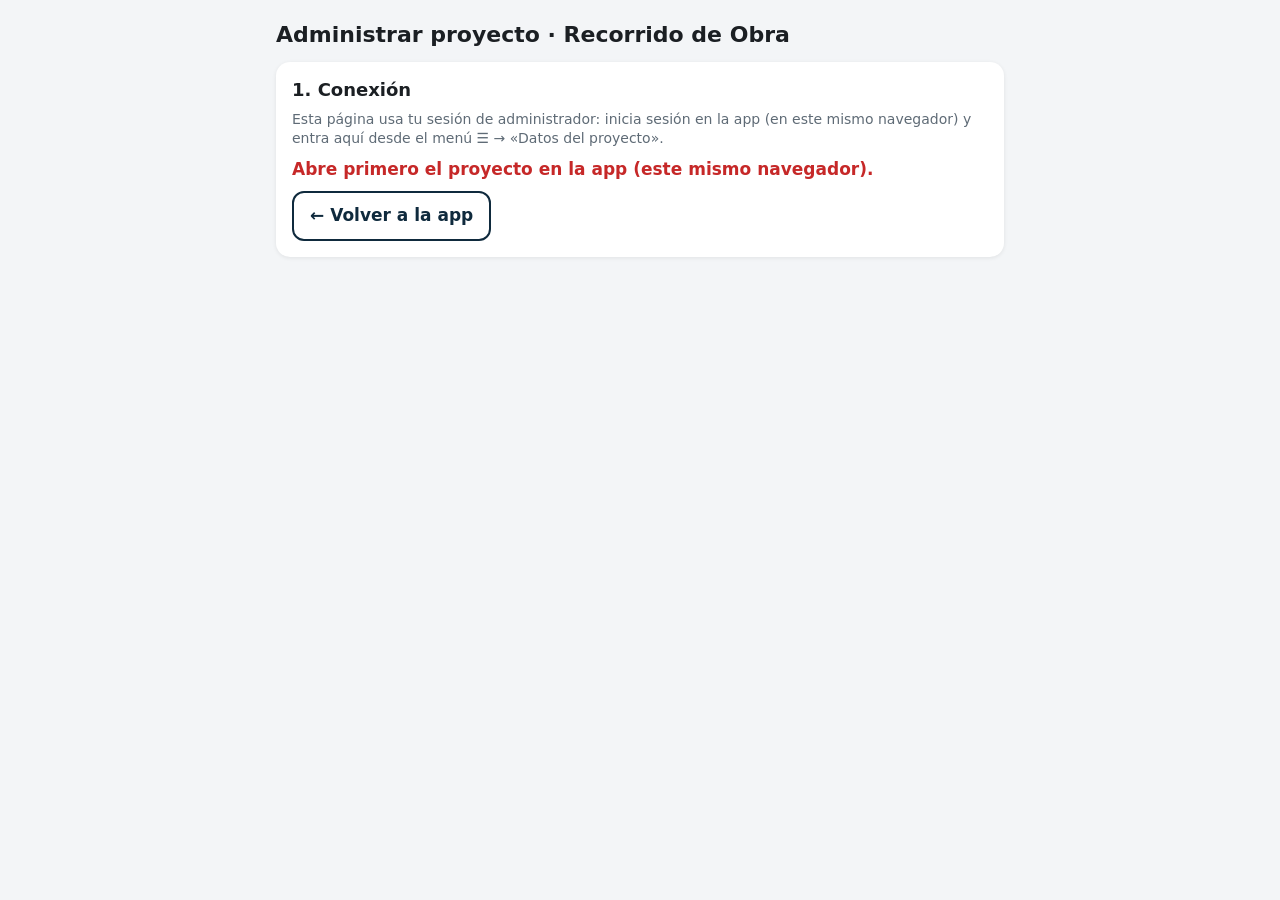
<file: admin.html>
<!doctype html>
<html lang="es">
<head>
<meta charset="utf-8">
<meta name="viewport" content="width=device-width, initial-scale=1">
<meta name="robots" content="noindex">
<title>Administrar Proyecto</title>
<link rel="icon" href="icons/icono-192.png">
<link rel="stylesheet" href="css/app.css">
<style>
  body { overflow: auto; display: block; background: #f3f5f7; }
  .pag { max-width: 760px; margin: 0 auto; padding: 16px; }
  .tarjeta { background: #fff; border-radius: 14px; padding: 16px; margin-bottom: 14px; box-shadow: 0 1px 4px rgba(0,0,0,.08); }
  h1 { font-size: 22px; margin: 4px 0 12px; }
  h2 { font-size: 18px; margin: 0 0 8px; }
  table { width: 100%; border-collapse: collapse; font-size: 14px; }
  td, th { text-align: left; padding: 6px; border-bottom: 1px solid var(--borde); }
  tr.sel td { background: #e3f0fb; }
  .res { margin-top: 10px; font-weight: 600; }
  .res.mal { color: var(--mal); }
  .res.ok { color: var(--ok); }
</style>
</head>
<body>
<div class="pag">
  <h1>Administrar proyecto · Recorrido de Obra</h1>

  <div class="tarjeta">
    <h2>1. Conexión</h2>
    <p class="ayuda">Esta página usa tu sesión de administrador: inicia sesión en la app (en este mismo navegador) y entra aquí desde el menú ☰ → «Datos del proyecto».</p>
    <div id="r-con" class="res">Comprobando tu sesión…</div>
    <a class="btn" href="./" style="display:inline-flex;align-items:center;margin-top:10px;text-decoration:none">← Volver a la app</a>
  </div>

  <div class="tarjeta">
    <h2>2. Eje de la vía</h2>
    <p class="ayuda">Sube el eje en <b>DXF</b> (una polilínea; en AutoCAD/Civil 3D: guardar como DXF) o en <b>CSV</b> con columnas E, N (y PROG si la tienes). Reemplaza el eje actual; la hoja guarda una copia del anterior.</p>
    <input id="f-eje" type="file" accept=".dxf,.csv,.txt">
    <div id="eje-lista"></div>
    <div id="eje-op" class="oculto">
      <label class="campo" for="eje-ini">Progresiva del inicio de la polilínea</label>
      <input id="eje-ini" type="text" value="0+000">
      <label style="display:block;margin-top:8px"><input type="checkbox" id="eje-inv"> Invertir sentido (la polilínea está dibujada desde el final)</label>
      <div id="eje-res" class="caja" style="margin-top:10px"></div>
      <button class="btn primario" id="eje-subir" style="margin-top:10px">Subir eje (reemplaza el actual)</button>
    </div>
    <div id="r-eje" class="res"></div>
  </div>

  <div class="tarjeta">
    <h2>3. Elementos, puntos, sección típica y partidas</h2>
    <p class="ayuda">Lo habitual es editar la hoja <b>ELEMENTOS</b> directamente en Google Sheets: cambia una progresiva o agrega una fila, y la app del equipo se actualiza sola. Usa esta carga solo para reemplazar la tabla completa desde un CSV.</p>
    <p class="ayuda">Columnas de ELEMENTOS: CODIGO, TIPO, PROG_INI, PROG_FIN, LADO (LI/LD), DESCRIPCION, ESTADO, OBS. Columnas de BM: CODIGO, E, N, PROG, DIST_EJE.</p>
    <p class="ayuda">PUNTOS (red de control): CODIGO, CODIGO_ANTERIOR, TIPO (GEODESICO/BM/PC/OTRO), ORDEN, E, N, COTA, ESTADO (VIGENTE/OBSERVADO/REEMPLAZADO/ANULADO), FUENTE, FECHA, OBS.
      Cuando llegue la red nueva del contratista, pon su código en CODIGO y el antiguo en CODIGO_ANTERIOR.</p>
    <p class="ayuda">SECCION_TIPICA: NOMBRE, PROG_INI, PROG_FIN, CARRIL_M, BERMA_M, BOMBEO_PCT, CUNETA_ANCHO_M, CUNETA_PROF_M, CAPAS («TS capa 2:1.0; Base:20; …», en cm, de arriba hacia abajo), TALUD_CORTE, TALUD_RELLENO, FUENTE, OBS.</p>
    <div class="fila">
      <label class="btn crece" style="display:flex;align-items:center;justify-content:center">CSV de ELEMENTOS<input id="f-elem" type="file" accept=".csv" hidden></label>
      <label class="btn crece" style="display:flex;align-items:center;justify-content:center">CSV de PUNTOS<input id="f-pts" type="file" accept=".csv" hidden></label>
    </div>
    <div class="fila" style="margin-top:8px">
      <label class="btn crece" style="display:flex;align-items:center;justify-content:center">CSV de SECCIÓN TÍPICA<input id="f-sec" type="file" accept=".csv" hidden></label>
      <label class="btn crece" style="display:flex;align-items:center;justify-content:center">CSV de BM (antiguo)<input id="f-bm" type="file" accept=".csv" hidden></label>
    </div>
    <p class="ayuda" style="margin-top:12px"><b>PARTIDAS</b> (presupuesto del contrato, para los metrados ejecutados): ITEM, DESCRIPCION, UND, METRADO_CONTRATO, PU, NIVEL (TITULO/PARTIDA), HERRAMIENTA, CRITERIO, CALCULO, OBS.
      Se prepara con <b>01_scripts\armar_partidas.py</b>. El precio unitario queda solo en la hoja: la app del equipo no lo recibe. Reemplazar las partidas no borra los metrados registrados.</p>
    <label class="btn" style="display:flex;align-items:center;justify-content:center">CSV de PARTIDAS<input id="f-part" type="file" accept=".csv" hidden></label>
    <div id="r-tab" class="res"></div>
  </div>

  <div class="tarjeta">
    <h2>4. Logo para las fotos</h2>
    <p class="ayuda">Se imprime arriba a la izquierda en las fotos de todo el equipo. Es propio de este proyecto: en otra obra o empresa se carga otro. Mejor en <b>PNG con fondo transparente</b>.</p>
    <div class="fila" style="align-items:flex-start">
      <div id="logo-actual" class="caja" style="min-width:140px;min-height:90px;display:flex;align-items:center;justify-content:center"><span class="ayuda">Sin logo</span></div>
      <div class="crece">
        <label class="btn" style="display:flex;align-items:center;justify-content:center">Elegir imagen del logo<input id="f-logo" type="file" accept="image/png,image/jpeg,image/webp" hidden></label>
        <button class="btn peligro" id="logo-quitar" style="width:100%;margin-top:8px">Quitar logo</button>
      </div>
    </div>
    <div id="r-logo" class="res"></div>
  </div>

  <div class="tarjeta">
    <h2>5. Láminas de planos</h2>
    <p class="ayuda">Planos del expediente en SVG (se preparan desde el PDF con <b>01_scripts\laminas_svg.py</b>). Se ven en la ficha de cada progresiva, con zoom, igual que en el plano. Se guardan en una carpeta privada de Drive y solo las ve el equipo autorizado. Puedes elegir varias a la vez; si la clave ya existe, se reemplaza.</p>
    <p class="ayuda">En la hoja <b>LAMINAS</b> puedes limitar una lámina a un tramo con PROG_INI y PROG_FIN en metros (vacíos = toda la obra).</p>
    <div id="lam-lista"></div>
    <label class="btn" style="display:flex;align-items:center;justify-content:center;margin-top:8px">Elegir láminas (.svg)<input id="f-lam" type="file" accept=".svg,image/svg+xml" multiple hidden></label>
    <div id="r-lam" class="res"></div>
  </div>

  <div class="tarjeta">
    <h2>6. Secciones transversales</h2>
    <p class="ayuda">Paquetes de secciones por tramo (archivos .json preparados con <b>01_scripts\secciones_extraer.py</b>). Cada paquete trae su fuente: expediente, línea base o replanteo del contratista, o control de la supervisión. En la ficha se ve la sección de cada progresiva y, si hay dos fuentes en el mismo tramo, se comparan sus terrenos. Se guardan en la carpeta privada de Drive. Puedes elegir varios a la vez; si la clave ya existe, se reemplaza.</p>
    <div id="sec-lista"></div>
    <label class="btn" style="display:flex;align-items:center;justify-content:center;margin-top:8px">Elegir paquetes de secciones (.json)<input id="f-sec-tr" type="file" accept=".json,application/json" multiple hidden></label>
    <div id="r-sec-tr" class="res"></div>
  </div>

  <div class="tarjeta">
    <h2>7. Datos del contrato (valorizaciones)</h2>
    <p class="ayuda">Con estos datos y los precios unitarios de la hoja PARTIDAS la app calcula las valorizaciones. Solo los ven Acceso total y el administrador. Los porcentajes van en % (13.30, no 0.133).</p>
    <div class="fila" style="align-items:flex-end">
      <div class="crece"><label class="campo" for="c-monto">Monto del contrato con IGV (S/)</label><input id="c-monto" type="text" inputmode="decimal"></div>
      <div class="crece"><label class="campo" for="c-igv">IGV (%)</label><input id="c-igv" type="text" inputmode="decimal"></div>
    </div>
    <div class="fila" style="align-items:flex-end">
      <div class="crece"><label class="campo" for="c-gg">Gastos generales (% del costo directo)</label><input id="c-gg" type="text" inputmode="decimal"></div>
      <div class="crece"><label class="campo" for="c-ut">Utilidad (% del costo directo)</label><input id="c-ut" type="text" inputmode="decimal"></div>
    </div>
    <div class="fila" style="align-items:flex-end">
      <div class="crece"><label class="campo" for="c-ad">Adelanto directo entregado, con IGV (S/)</label><input id="c-ad" type="text" inputmode="decimal"></div>
      <div class="crece"><label class="campo" for="c-am">Adelantos para materiales entregados, con IGV (S/)</label><input id="c-am" type="text" inputmode="decimal"></div>
    </div>
    <div class="fila" style="align-items:flex-end">
      <div class="crece"><label class="campo" for="c-ret">Retención de garantía de fiel cumplimiento (% de cada pago)</label><input id="c-ret" type="text" inputmode="decimal"></div>
      <div class="crece"><label class="campo" for="c-ini">Inicio del plazo</label><input id="c-ini" type="date"></div>
      <div class="crece"><label class="campo" for="c-plazo">Plazo (días calendario)</label><input id="c-plazo" type="text" inputmode="numeric"></div>
    </div>
    <p class="ayuda">Si la Entidad entrega otro adelanto, actualiza el monto entregado (el acumulado): la amortización de las siguientes valorizaciones se ajusta sola.</p>
    <button class="btn primario" id="c-guardar" style="margin-top:10px">Guardar datos del contrato</button>
    <div id="r-con-c" class="res"></div>
  </div>

  <div class="tarjeta">
    <h2>8. Respaldo</h2>
    <p class="ayuda">Descarga el proyecto como archivo .json. La app puede abrirlo sin conexión a la hoja (por ejemplo, para otra persona o como respaldo).</p>
    <button class="btn" id="respaldo">Descargar archivo del proyecto</button>
    <div id="r-resp" class="res"></div>
  </div>
</div>

<script type="module">
import { leerPolilineas, conProgresiva, leerCSV } from './js/dxf.js';
import { api } from './js/api.js';
import { kv } from './js/store.js';
import { parseProg, fmtProg } from './js/geo.js';

const $ = (s) => document.querySelector(s);
const res = (id, txt, ok) => { const e = $(id); e.textContent = txt; e.className = 'res ' + (ok ? 'ok' : 'mal'); };

// Proyecto y sesión: los mismos de la app (mismo navegador). Solo el administrador puede seguir.
let srv = null;
const post = (datos) => { const { a, ...resto } = datos; return srv.llamar(a, resto); };
const get = (a) => srv.llamar(a);

(async () => {
  const proyectos = (await kv.get('proyectos')) || [], act = await kv.get('actual');
  const p = proyectos.find((x) => x.id === act && x.url);
  const ses = p && await kv.get('sesion:' + p.id);
  document.querySelectorAll('.tarjeta').forEach((t, i) => { if (i) t.style.display = 'none'; });
  if (!p) return res('#r-con', 'Abre primero el proyecto en la app (este mismo navegador).');
  if (!ses?.token) return res('#r-con', `Inicia sesión en la app para el proyecto «${p.nombre}» y vuelve a esta página.`);
  if (ses.rol !== 'admin') return res('#r-con', 'Tu cuenta no es la del administrador del proyecto.');
  srv = api(p, ses);
  try {
    const yo = await srv.yo();
    if (yo.rol !== 'admin') return res('#r-con', 'Tu cuenta no es la del administrador del proyecto.');
    const d = await get('proyecto');
    res('#r-con', `Conectado a «${d.config.NOMBRE}» como ${yo.correo}: eje de ${d.eje.length} vértices, ${d.elementos.length} elementos, ${d.bm.length} BM, ${(d.partidas || []).filter((x) => x.nivel !== 'TITULO').length} partidas.`, true);
    verLogo(d.logo);
    verLaminas(d.laminas || []);
    verSecciones(d.secciones || []);
    verContrato(d.contrato || {});
    document.querySelectorAll('.tarjeta').forEach((t) => { t.style.display = ''; });
  } catch (e) { res('#r-con', 'No se pudo conectar: ' + e.message + (e.codigo === 'SESION' ? ' (vuelve a iniciar sesión en la app)' : '')); }
})();

let polis = [], elegida = null, ejeFinal = null;
function calcular() {
  if (!elegida) return;
  const ini = parseProg($('#eje-ini').value) ?? 0;
  ejeFinal = conProgresiva(elegida.puntos, ini, $('#eje-inv').checked);
  const a = ejeFinal[0], b = ejeFinal[ejeFinal.length - 1];
  $('#eje-res').innerHTML = `Capa <b>${elegida.capa}</b> · ${ejeFinal.length} puntos<br>
    Inicio ${fmtProg(a[2], 2)} en E ${a[0].toFixed(1)}, N ${a[1].toFixed(1)}<br>
    Final <b>${fmtProg(b[2], 2)}</b> en E ${b[0].toFixed(1)}, N ${b[1].toFixed(1)}<br>Longitud ${(b[2] - a[2]).toFixed(2)} m`;
}
$('#f-eje').onchange = async (e) => {
  const f = e.target.files[0]; if (!f) return;
  const txt = await f.text();
  $('#eje-lista').innerHTML = ''; elegida = null; $('#eje-op').classList.add('oculto');
  if (/\.dxf$/i.test(f.name)) {
    polis = leerPolilineas(txt).filter((p) => p.largo > 50).slice(0, 25);
    if (!polis.length) return res('#r-eje', 'No encontré polilíneas en el DXF. Une el eje en una sola polilínea (comando JUNTAR) y vuelve a guardarlo como DXF.');
    $('#eje-lista').innerHTML = `<p class="ayuda" style="margin-top:10px">Elige la polilínea del eje (ordenadas de la más larga a la más corta):</p>
      <table><tr><th></th><th>Capa</th><th>Longitud (m)</th><th>Vértices</th></tr>${polis.map((p, i) => `<tr data-i="${i}"><td><input type="radio" name="pl" value="${i}"></td><td>${p.capa}</td><td>${p.largo.toFixed(2)}</td><td>${p.v.length}</td></tr>`).join('')}</table>`;
    $('#eje-lista').querySelectorAll('input[name=pl]').forEach((r) => r.onchange = () => {
      elegida = polis[+r.value];
      $('#eje-lista').querySelectorAll('tr').forEach((t) => t.classList.toggle('sel', t.dataset.i === r.value));
      $('#eje-op').classList.remove('oculto'); calcular();
    });
    res('#r-eje', '', true);
  } else {
    const filas = leerCSV(txt);
    if (!filas.length || !('E' in filas[0]) || !('N' in filas[0])) return res('#r-eje', 'El CSV debe tener columnas E y N.');
    const n = (x) => +String(x).replace(',', '.');
    const conProg = filas[0].PROG !== undefined && filas[0].PROG !== '';
    // con columna PROG se respeta la progresiva del archivo (p.ej. la de Civil 3D)
    const pts = filas.map((r) => conProg ? [n(r.E), n(r.N), n(r.PROG) - n(filas[0].PROG)] : [n(r.E), n(r.N)]);
    elegida = { capa: f.name, puntos: pts };
    $('#eje-op').classList.remove('oculto');
    if (conProg) $('#eje-ini').value = fmtProg(n(filas[0].PROG), 3);
    calcular();
  }
};
$('#eje-ini').oninput = calcular;
$('#eje-inv').onchange = calcular;
$('#eje-subir').onclick = async () => {
  if (!ejeFinal) return;
  if (!confirm(`¿Reemplazar el eje del proyecto por este (${ejeFinal.length} puntos, final ${fmtProg(ejeFinal[ejeFinal.length - 1][2])})?\nLos elementos se ubicarán sobre el nuevo eje según su progresiva.`)) return;
  res('#r-eje', 'Subiendo…', true);
  try { const r = await post({ a: 'cargar_tabla', hoja: 'EJE', filas: ejeFinal }); res('#r-eje', `Listo: ${r.filas} puntos cargados. El equipo verá el nuevo eje al actualizar.`, true); }
  catch (e) { res('#r-eje', 'Error: ' + e.message); }
};

const subirCSV = (hoja) => async (e) => {
  const f = e.target.files[0]; if (!f) return;
  const filas = leerCSV(await f.text());
  if (!filas.length) return res('#r-tab', 'El archivo está vacío');
  if (!confirm(`¿Reemplazar la hoja ${hoja} completa por ${filas.length} filas de «${f.name}»?`)) return;
  res('#r-tab', 'Subiendo…', true);
  try { const r = await post({ a: 'cargar_tabla', hoja, filas }); res('#r-tab', `${hoja}: ${r.filas} filas cargadas.`, true); }
  catch (er) { res('#r-tab', 'Error: ' + er.message); }
  e.target.value = '';
};
$('#f-elem').onchange = subirCSV('ELEMENTOS');
$('#f-bm').onchange = subirCSV('BM');
$('#f-pts').onchange = subirCSV('PUNTOS');
$('#f-sec').onchange = subirCSV('SECCION_TIPICA');
$('#f-part').onchange = subirCSV('PARTIDAS');

// ---- datos del contrato para las valorizaciones ----
const CAMPOS_CONTRATO = { montoContrato: '#c-monto', igv: '#c-igv', gg: '#c-gg', utilidad: '#c-ut', adelantoDirecto: '#c-ad', adelantoMateriales: '#c-am', retencion: '#c-ret', inicio: '#c-ini', plazo: '#c-plazo' };
function verContrato(c) {
  for (const [k, sel] of Object.entries(CAMPOS_CONTRATO)) $(sel).value = c[k] ?? '';
}
$('#c-guardar').onclick = async () => {
  const contrato = {};
  for (const [k, sel] of Object.entries(CAMPOS_CONTRATO)) contrato[k] = k === 'inicio' ? $(sel).value : $(sel).value.trim().replace(/\s/g, '').replace(/,(?=\d{3}(\D|$))/g, '');
  res('#r-con-c', 'Guardando…', true);
  try {
    const r = await post({ a: 'contrato_guardar', contrato });
    verContrato(r.contrato);
    res('#r-con-c', 'Datos del contrato guardados. El equipo los verá al actualizar la app.', true);
  } catch (e) { res('#r-con-c', 'Error: ' + e.message); }
};

// ---- logo: se reduce a 600 px como máximo (PNG conserva la transparencia) ----
function verLogo(src) {
  $('#logo-actual').innerHTML = src ? `<img src="${src}" alt="Logo actual" style="max-width:220px;max-height:120px">` : '<span class="ayuda">Sin logo</span>';
}
$('#f-logo').onchange = async (e) => {
  const f = e.target.files[0]; if (!f) return;
  try {
    const img = await new Promise((ok, mal) => { const i = new Image(); i.onload = () => ok(i); i.onerror = mal; i.src = URL.createObjectURL(f); });
    const k = Math.min(1, 600 / Math.max(img.naturalWidth, img.naturalHeight));
    const c = document.createElement('canvas');
    c.width = Math.round(img.naturalWidth * k); c.height = Math.round(img.naturalHeight * k);
    c.getContext('2d').drawImage(img, 0, 0, c.width, c.height);
    const url = c.toDataURL('image/png');
    verLogo(url);
    if (!confirm('¿Usar esta imagen como logo de las fotos del proyecto?')) return;
    res('#r-logo', 'Subiendo…', true);
    await post({ a: 'logo_subir', datos: url.split(',')[1], tipo: 'image/png' });
    res('#r-logo', 'Logo cargado. El equipo lo verá en sus fotos al actualizar la app (en unos minutos).', true);
  } catch (er) { res('#r-logo', 'Error: ' + er.message); }
  e.target.value = '';
};
$('#logo-quitar').onclick = async () => {
  if (!confirm('¿Quitar el logo de las fotos del proyecto? (la imagen se conserva en Drive)')) return;
  try { await post({ a: 'logo_quitar' }); verLogo(''); res('#r-logo', 'Logo quitado.', true); }
  catch (er) { res('#r-logo', 'Error: ' + er.message); }
};

// ---- láminas de planos: clave, título y zonas vienen dentro del SVG (data-clave, data-titulo, data-enfoques) ----
const esc = (s) => String(s ?? '').replace(/[&<>"]/g, (c) => ({ '&': '&amp;', '<': '&lt;', '>': '&gt;', '"': '&quot;' }[c]));
function verLaminas(lista) {
  const tramo = (l) => (l.progIni == null && l.progFin == null ? 'Toda la obra' : `${l.progIni == null ? '' : fmtProg(l.progIni)} a ${l.progFin == null ? 'final' : fmtProg(l.progFin)}`);
  $('#lam-lista').innerHTML = lista.length ? `<table><tr><th>Clave</th><th>Lámina</th><th>Tramo</th><th></th></tr>${lista.map((l) => `<tr>
      <td>${esc(l.clave)}</td><td>${esc(l.titulo)}<br><span class="ayuda">${esc(l.tipo)}</span></td><td>${tramo(l)}</td>
      <td><button class="btn peligro" data-q="${esc(l.clave)}">Quitar</button></td></tr>`).join('')}</table>`
    : '<p class="ayuda">Aún no hay láminas cargadas.</p>';
  $('#lam-lista').querySelectorAll('[data-q]').forEach((b) => b.onclick = async () => {
    if (!confirm(`¿Quitar la lámina ${b.dataset.q} de la app? (el archivo se conserva en Drive)`)) return;
    try { await post({ a: 'lamina_quitar', clave: b.dataset.q }); res('#r-lam', `Lámina ${b.dataset.q} quitada.`, true); verLaminas((await get('proyecto')).laminas || []); }
    catch (er) { res('#r-lam', 'Error: ' + er.message); }
  });
}
$('#f-lam').onchange = async (e) => {
  const archivos = [...e.target.files];
  e.target.value = '';
  if (!archivos.length) return;
  const laminas = [];
  for (const f of archivos) {
    const svg = await f.text();
    const raiz = new DOMParser().parseFromString(svg, 'image/svg+xml').documentElement;
    if (raiz.nodeName !== 'svg') return res('#r-lam', `«${f.name}» no es un SVG.`);
    const d = (k) => raiz.getAttribute('data-' + k) || '';
    const nombre = f.name.replace(/\.svg$/i, '');
    laminas.push({ clave: d('clave') || nombre.replace(/[^\w.-]+/g, '-').slice(0, 40), titulo: d('titulo') || nombre, tipo: d('tipo') || 'OTRO',
      enfoques: d('enfoques') || '{}', fuente: d('fuente'), svg });
  }
  if (!confirm(`¿Cargar ${laminas.length} lámina(s)?\n\n${laminas.map((l) => `${l.clave} · ${l.titulo} (${Math.round(l.svg.length / 1024)} KB)`).join('\n')}`)) return;
  for (const [i, l] of laminas.entries()) {
    res('#r-lam', `Subiendo ${l.clave} (${i + 1} de ${laminas.length})…`, true);
    try { await post({ a: 'lamina_subir', ...l }); }
    catch (er) { return res('#r-lam', `Error en ${l.clave}: ${er.message}`); }
  }
  res('#r-lam', `${laminas.length} lámina(s) cargada(s). El equipo las verá en la ficha al actualizar la app.`, true);
  verLaminas((await get('proyecto')).laminas || []);
};

// ---- secciones transversales: paquetes por tramo con su fuente ----
const FUENTE = { EXPEDIENTE: 'Expediente', LINEA_BASE: 'Línea base', REPLANTEO: 'Replanteo', CONTROL: 'Control', OTRO: 'Otra' };
function verSecciones(lista) {
  lista = [...lista].sort((a, b) => (a.fuente + a.progIni).localeCompare(b.fuente + b.progIni, 'es', { numeric: true }));
  $('#sec-lista').innerHTML = lista.length ? `<table><tr><th>Clave</th><th>Fuente</th><th>Tramo</th><th>Secc.</th><th></th></tr>${lista.map((s) => `<tr>
      <td>${esc(s.clave)}</td><td>${esc(FUENTE[s.fuente] || s.fuente)}<br><span class="ayuda">${esc(s.documento)}</span></td>
      <td>${fmtProg(s.progIni)} a ${fmtProg(s.progFin)}</td><td>${s.n}</td>
      <td><button class="btn peligro" data-q="${esc(s.clave)}">Quitar</button></td></tr>`).join('')}</table>`
    : '<p class="ayuda">Aún no hay secciones cargadas.</p>';
  $('#sec-lista').querySelectorAll('[data-q]').forEach((b) => b.onclick = async () => {
    if (!confirm(`¿Quitar el paquete ${b.dataset.q} de la app? (el archivo se conserva en Drive)`)) return;
    try { await post({ a: 'secciones_quitar', clave: b.dataset.q }); res('#r-sec-tr', `Paquete ${b.dataset.q} quitado.`, true); verSecciones((await get('proyecto')).secciones || []); }
    catch (er) { res('#r-sec-tr', 'Error: ' + er.message); }
  });
}
$('#f-sec-tr').onchange = async (e) => {
  const archivos = [...e.target.files];
  e.target.value = '';
  if (!archivos.length) return;
  const paquetes = [];
  for (const f of archivos) {
    const datos = await f.text();
    let p;
    try { p = JSON.parse(datos); } catch { return res('#r-sec-tr', `«${f.name}» no es un archivo JSON.`); }
    if (p.formato !== 'recorrido-secciones/1' || !Array.isArray(p.secciones)) return res('#r-sec-tr', `«${f.name}» no es un paquete de secciones.`);
    paquetes.push({ clave: p.clave || f.name.replace(/\.json$/i, ''), fuente: p.fuente, n: p.secciones.length, ini: p.progIni, fin: p.progFin, datos });
  }
  if (!confirm(`¿Cargar ${paquetes.length} paquete(s) de secciones?\n\n${paquetes.map((p) => `${p.clave} · ${FUENTE[p.fuente] || p.fuente} · ${fmtProg(p.ini)} a ${fmtProg(p.fin)} · ${p.n} secciones`).join('\n')}`)) return;
  for (const [i, p] of paquetes.entries()) {
    res('#r-sec-tr', `Subiendo ${p.clave} (${i + 1} de ${paquetes.length})…`, true);
    try { await post({ a: 'secciones_subir', clave: p.clave, datos: p.datos }); }
    catch (er) { return res('#r-sec-tr', `Error en ${p.clave}: ${er.message}`); }
  }
  res('#r-sec-tr', `${paquetes.length} paquete(s) cargado(s). El equipo los verá en la ficha al actualizar la app.`, true);
  verSecciones((await get('proyecto')).secciones || []);
};

$('#respaldo').onclick = async () => {
  try {
    const p = await get('proyecto');
    const a = document.createElement('a');
    a.href = URL.createObjectURL(new Blob([JSON.stringify(p)], { type: 'application/json' }));
    a.download = `proyecto_${p.config.NOMBRE.replace(/\W+/g, '_')}.json`; a.click();
    res('#r-resp', 'Descargado.', true);
  } catch (e) { res('#r-resp', 'Error: ' + e.message); }
};
</script>
</body>
</html>
</file>
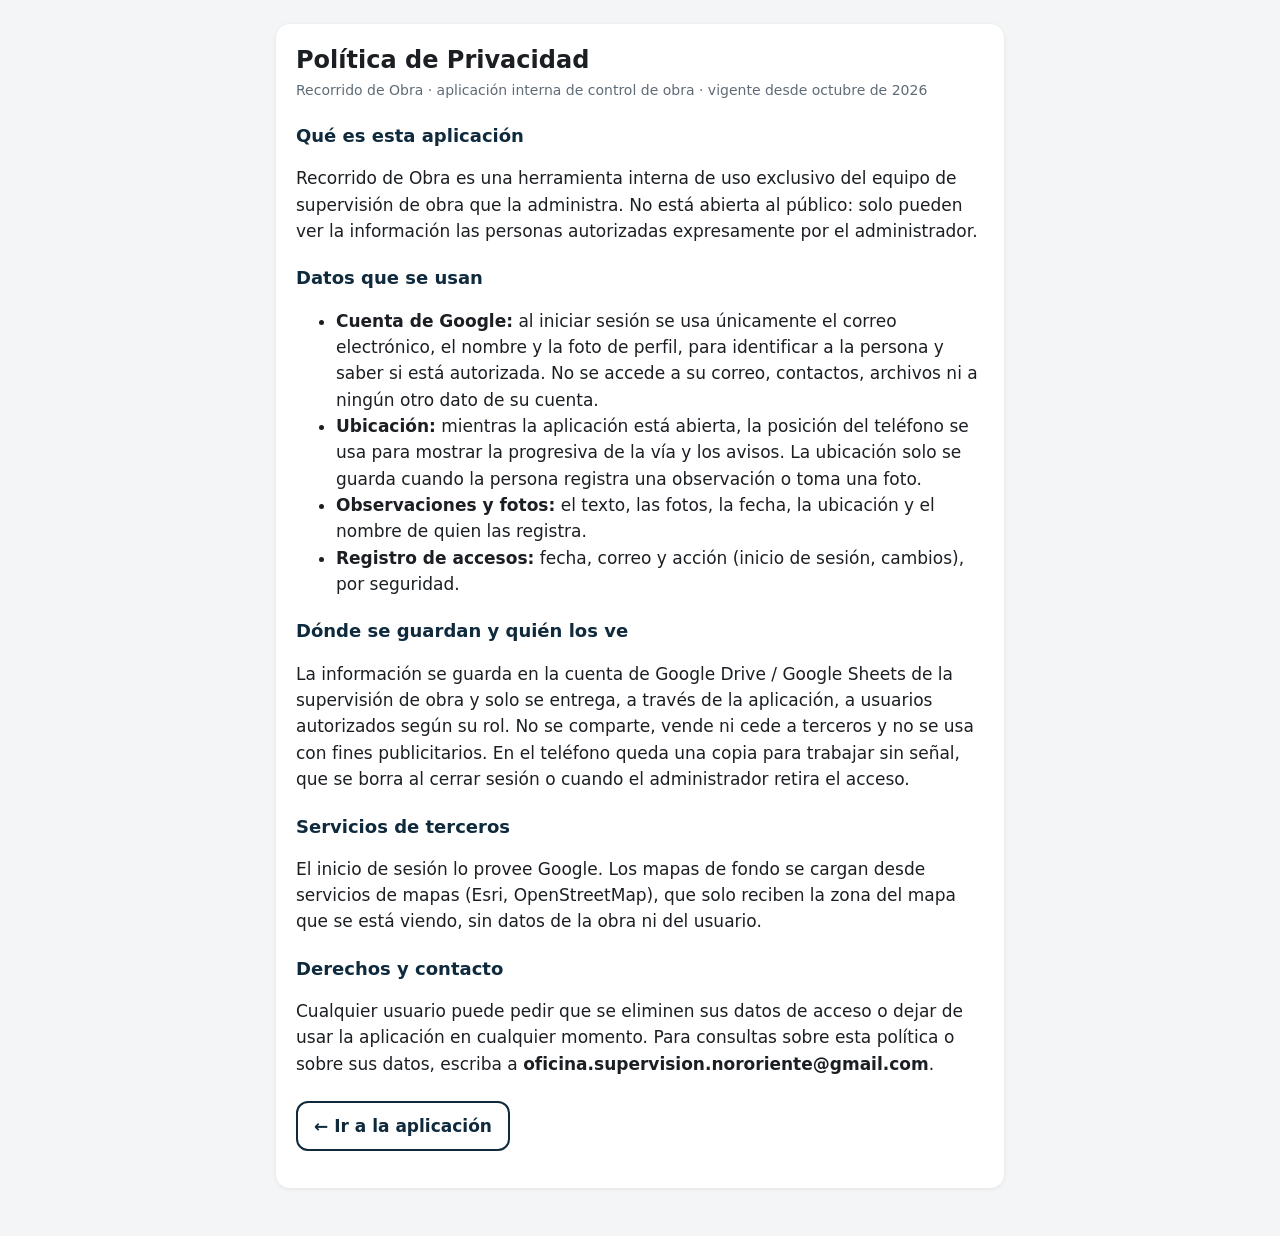
<file: privacidad.html>
<!doctype html>
<html lang="es">
<head>
<meta charset="utf-8">
<meta name="viewport" content="width=device-width, initial-scale=1">
<title>Política de Privacidad · Recorrido de Obra</title>
<link rel="icon" href="icons/icono-192.png">
<link rel="stylesheet" href="css/app.css">
<style>
  body { overflow: auto; display: block; background: #f3f5f7; }
  .pag { max-width: 760px; margin: 0 auto; padding: 24px 16px 48px; }
  .tarjeta { background: #fff; border-radius: 14px; padding: 20px; box-shadow: 0 1px 4px rgba(0,0,0,.08); }
  h1 { font-size: 24px; margin: 0 0 4px; }
  h2 { font-size: 18px; margin: 22px 0 6px; color: var(--azul); }
  p, li { line-height: 1.55; }
</style>
</head>
<body>
<div class="pag"><div class="tarjeta">
  <h1>Política de Privacidad</h1>
  <p class="ayuda">Recorrido de Obra · aplicación interna de control de obra · vigente desde octubre de 2026</p>

  <h2>Qué es esta aplicación</h2>
  <p>Recorrido de Obra es una herramienta interna de uso exclusivo del equipo de supervisión de obra que la administra.
    No está abierta al público: solo pueden ver la información las personas autorizadas expresamente por el administrador.</p>

  <h2>Datos que se usan</h2>
  <ul>
    <li><b>Cuenta de Google:</b> al iniciar sesión se usa únicamente el correo electrónico, el nombre y la foto de perfil, para identificar a la persona y saber si está autorizada. No se accede a su correo, contactos, archivos ni a ningún otro dato de su cuenta.</li>
    <li><b>Ubicación:</b> mientras la aplicación está abierta, la posición del teléfono se usa para mostrar la progresiva de la vía y los avisos. La ubicación solo se guarda cuando la persona registra una observación o toma una foto.</li>
    <li><b>Observaciones y fotos:</b> el texto, las fotos, la fecha, la ubicación y el nombre de quien las registra.</li>
    <li><b>Registro de accesos:</b> fecha, correo y acción (inicio de sesión, cambios), por seguridad.</li>
  </ul>

  <h2>Dónde se guardan y quién los ve</h2>
  <p>La información se guarda en la cuenta de Google Drive / Google Sheets de la supervisión de obra y solo se entrega,
    a través de la aplicación, a usuarios autorizados según su rol. No se comparte, vende ni cede a terceros y no se usa con fines publicitarios.
    En el teléfono queda una copia para trabajar sin señal, que se borra al cerrar sesión o cuando el administrador retira el acceso.</p>

  <h2>Servicios de terceros</h2>
  <p>El inicio de sesión lo provee Google. Los mapas de fondo se cargan desde servicios de mapas (Esri, OpenStreetMap), que solo reciben la zona del mapa que se está viendo, sin datos de la obra ni del usuario.</p>

  <h2>Derechos y contacto</h2>
  <p>Cualquier usuario puede pedir que se eliminen sus datos de acceso o dejar de usar la aplicación en cualquier momento.
    Para consultas sobre esta política o sobre sus datos, escriba a <b>oficina.supervision.nororiente@gmail.com</b>.</p>

  <p style="margin-top:24px"><a class="btn" href="./" style="display:inline-flex;align-items:center;text-decoration:none">← Ir a la aplicación</a></p>
</div></div>
</body>
</html>
</file>
<file: css/app.css>
:root {
  --azul: #0f2a3d;
  --azul2: #16405d;
  --acento: #ffb300;
  --ok: #2e7d32;
  --mal: #c62828;
  --texto: #1b1f23;
  --suave: #5f6b76;
  --fondo: #ffffff;
  --borde: #d5dbe0;
  --chip: #eef2f5;
}
* { box-sizing: border-box; }
html, body { margin: 0; height: 100%; }
body {
  font: 17px/1.35 system-ui, -apple-system, "Segoe UI", Roboto, sans-serif;
  color: var(--texto); background: var(--fondo);
  display: flex; flex-direction: column; overflow: hidden;
  -webkit-tap-highlight-color: transparent;
}
button { font: inherit; cursor: pointer; }

/* ---- barra superior: la progresiva ---- */
#barra {
  background: var(--azul); color: #fff;
  padding: calc(8px + env(safe-area-inset-top)) 16px 8px;
  z-index: 1000; box-shadow: 0 2px 8px rgba(0,0,0,.3);
}
#fila-prog { display: flex; align-items: flex-end; justify-content: space-between; gap: 12px; }
#etq-prog { font-size: 12px; text-transform: uppercase; letter-spacing: .06em; opacity: .75; }
#prog { cursor: pointer; font-size: 44px; font-weight: 800; line-height: 1; font-variant-numeric: tabular-nums; letter-spacing: -.01em; }
#prog.vivo { color: var(--acento); }
#lado { font-size: 20px; font-weight: 600; text-align: right; padding-bottom: 4px; }
.der-prog { text-align: right; }
#sentido {
  margin-top: 2px; background: rgba(255,255,255,.12); color: #fff; border: 1px solid rgba(255,255,255,.35);
  border-radius: 999px; padding: 3px 10px; font-size: 13px; font-weight: 700; white-space: nowrap;
}
#sentido span { opacity: .7; margin-left: 2px; }
body:not(.recorrido) #sentido { display: none; }
#estado .chip {
  background: var(--acento); color: #000; border: 0; border-radius: 999px; padding: 2px 10px;
  font-size: 13px; font-weight: 700;
}
#proximo { margin-top: 6px; font-size: 15px; min-height: 1.35em; }
#proximo b { color: var(--acento); }
#estado { margin-top: 4px; font-size: 13px; opacity: .85; display: flex; gap: 10px; flex-wrap: wrap; }
#estado .mal { color: #ff8a80; font-weight: 600; }
#estado .sim { background: var(--acento); color: #000; padding: 0 6px; border-radius: 4px; font-weight: 700; }

/* ---- mapa ---- */
#mapa { flex: 1; min-height: 0; background: #dfe6ea; }
#mira {
  position: absolute; left: 50%; top: 50%; width: 28px; height: 28px; margin: -14px 0 0 -14px;
  pointer-events: none; z-index: 500; opacity: .8;
  background:
    linear-gradient(#000,#000) center/2px 100% no-repeat,
    linear-gradient(#000,#000) center/100% 2px no-repeat;
  filter: drop-shadow(0 0 2px #fff);
}
body.recorrido #mira { display: none; }
.flotante {
  position: fixed; right: 12px; z-index: 900;
  width: 52px; height: 52px; border-radius: 50%; border: 0;
  background: #fff; box-shadow: 0 2px 8px rgba(0,0,0,.35); font-size: 26px; line-height: 1;
}
#btn-centrar { bottom: calc(92px + env(safe-area-inset-bottom)); }
#btn-centrar.activo { background: var(--azul); color: var(--acento); }

.etq-km {
  background: var(--azul); color: #fff; font: 700 12px system-ui, sans-serif;
  padding: 1px 5px; border-radius: 4px; white-space: nowrap; border: 1px solid #fff;
}
.lejos .km-menor { display: none; }

/* iconos de elementos (cuadro redondeado), usuario (círculo con flecha) y BM (triángulo) */
.ie {
  width: 32px; height: 32px; border-radius: 9px; border: 2px solid #fff;
  box-shadow: 0 1px 5px rgba(0,0,0,.55); display: flex; align-items: center; justify-content: center;
  transition: transform .15s;
}
.lejos .ie { transform: scale(.6); }
.ie-mini {
  display: inline-flex; align-items: center; justify-content: center; flex: none;
  border-radius: 7px; vertical-align: middle;
}
.item .ie-mini { margin-top: 1px; }
.mk-yo svg { filter: drop-shadow(0 1px 3px rgba(0,0,0,.5)); transition: transform .4s; }
.mk-bm svg { filter: drop-shadow(0 1px 2px rgba(0,0,0,.6)); }
.etq-100 { color: #000; font: 600 11px system-ui, sans-serif; text-shadow: 0 0 3px #fff, 0 0 3px #fff; white-space: nowrap; }
.pin-obs {
  width: 26px; height: 26px; border-radius: 50% 50% 50% 0; transform: rotate(-45deg);
  border: 2px solid #fff; box-shadow: 0 1px 4px rgba(0,0,0,.5);
}
.pin-obs span { display: block; transform: rotate(45deg); color: #fff; font: 800 14px/22px system-ui; text-align: center; }
.leaflet-popup-content { font-size: 15px; margin: 12px 14px; }
.leaflet-popup-content h3 { margin: 0 0 4px; font-size: 16px; }
.leaflet-popup-content .btn { margin-top: 8px; width: 100%; }

/* ---- botones inferiores ---- */
#acciones {
  display: grid; grid-template-columns: 1.35fr 1fr 56px; gap: 8px;
  padding: 10px 12px calc(10px + env(safe-area-inset-bottom));
  background: #fff; box-shadow: 0 -2px 8px rgba(0,0,0,.15); z-index: 1000;
}
#acciones button {
  min-height: 56px; border-radius: 12px; border: 2px solid var(--azul);
  background: #fff; color: var(--azul); font-weight: 700; font-size: 16px; padding: 0 6px; white-space: nowrap;
}
#acciones .primario { background: var(--azul); color: #fff; }

/* sello de las fotos: vista previa fija arriba mientras se mueven las barras */
.prev-sello { position: sticky; top: -12px; z-index: 2; background: #fff; padding: 4px 0; }
.prev-sello canvas { width: 100%; display: block; border-radius: 10px; background: #333; box-shadow: 0 2px 8px rgba(0,0,0,.25); }
.grupo-sello { border-top: 1px solid var(--borde); margin-top: 10px; }
.grupo-sello .campo input { width: 20px; height: 20px; vertical-align: -4px; margin-right: 4px; }
.grupo-sello.apagado .desliz { opacity: .35; pointer-events: none; }
.desliz { display: grid; grid-template-columns: 1fr auto; align-items: center; gap: 0 8px; margin: 4px 0 8px; font-size: 15px; }
.desliz b { font-variant-numeric: tabular-nums; }
.desliz input[type=range] { grid-column: 1 / -1; width: 100%; height: 32px; accent-color: var(--azul); }

/* visor de foto a tamaño completo */
#visor { position: fixed; inset: 0; z-index: 3500; background: #000; display: flex; flex-direction: column; }
#visor img { flex: 1; min-height: 0; width: 100%; object-fit: contain; }
.visor-barra {
  display: grid; grid-template-columns: 1fr auto auto; gap: 8px; align-items: center;
  padding: 12px 12px calc(12px + env(safe-area-inset-bottom)); color: #fff; font-size: 13px;
}
.fotos img { cursor: zoom-in; }
.cam-res {
  position: absolute; top: calc(52px + env(safe-area-inset-top)); left: 12px;
  background: rgba(0,0,0,.55); color: #fff; padding: 3px 10px; border-radius: 999px; font-size: 12px; font-weight: 700;
}
.cam-res:empty { display: none; }

/* pantalla de acceso (inicio de sesión) */
#acceso {
  position: fixed; inset: 0; z-index: 1150; background: var(--azul); color: #fff;
  display: flex; align-items: center; justify-content: center; padding: 24px 20px calc(24px + env(safe-area-inset-bottom));
  overflow-y: auto;
}
.acceso-caja { width: 100%; max-width: 420px; text-align: center; }
.acceso-caja img { border-radius: 18px; box-shadow: 0 4px 16px rgba(0,0,0,.35); }
.acceso-caja h1 { margin: 14px 0 4px; font-size: 26px; }
.acceso-proyecto { margin: 0 0 18px; color: var(--acento); font-weight: 700; }
.acceso-caja p { line-height: 1.45; }
.acceso-caja .nota { font-size: 13px; opacity: .8; }
.acceso-caja .btn { width: 100%; margin-top: 10px; min-height: 54px; font-size: 17px; }
.acceso-caja .btn.blanco { background: #fff; color: #1f1f1f; border-color: #fff; display: flex; align-items: center; justify-content: center; gap: 10px; }
.acceso-caja .btn.secundario { background: transparent; color: #fff; border-color: rgba(255,255,255,.5); }
.acceso-caja .ok { font-size: 46px; line-height: 1; margin: 6px 0; }

/* menú: usuario y solicitudes pendientes */
.usuario-menu { display: flex; align-items: center; gap: 10px; padding: 10px 12px; margin-bottom: 8px; border-radius: 12px; background: var(--chip); }
.usuario-menu .s { color: var(--suave); font-size: 13px; }
#btn-menu { position: relative; }
#btn-menu[data-n]:not([data-n=""])::after {
  content: attr(data-n); position: absolute; top: -6px; right: -6px; min-width: 22px; height: 22px; padding: 0 5px;
  border-radius: 11px; background: var(--mal); color: #fff; font: 700 12px/22px system-ui, sans-serif;
}
.usuario-fila { padding: 12px 2px; border-bottom: 1px solid var(--borde); }
.usuario-fila .t { font-weight: 700; }
.usuario-fila .s { color: var(--suave); font-size: 13px; word-break: break-all; }
.usuario-fila .fila { margin-top: 8px; }
.usuario-fila select { width: auto; flex: 1; padding: 8px; }
.usuario-fila .btn { min-height: 40px; padding: 0 12px; }
.grupo-usuarios { margin: 16px 0 4px; font-size: 15px; color: var(--azul); }
.registro-fila { font-size: 13px; padding: 6px 0; border-bottom: 1px solid var(--borde); }

/* puntos de control */
.mk-punto svg { filter: drop-shadow(0 1px 2px rgba(0,0,0,.6)); display: block; }
.etq-punto {
  position: absolute; left: 50%; top: 100%; transform: translateX(-50%); white-space: nowrap; margin-top: 1px;
  font: 700 11px system-ui, sans-serif; color: #000; text-shadow: 0 0 3px #fff, 0 0 3px #fff, 0 0 3px #fff; display: none;
}
.cerca .etq-punto { display: block; }
/* en listas y popups (fondo claro) el triángulo va sin borde blanco */
.ico-punto svg { display: inline-block; vertical-align: -3px; }
.ico-punto svg path { stroke: none; }

/* ficha de progresiva */
.ficha-cab { display: flex; flex-wrap: wrap; gap: 8px; align-items: center; justify-content: space-between; }
.ficha-cab .pasos { display: flex; gap: 6px; }
.ficha-cab .pasos button { min-height: 38px; padding: 0 10px; border-radius: 10px; border: 1px solid var(--borde); background: #fff; font-weight: 700; color: var(--azul); }
.ficha-t { margin: 18px 0 6px; font-size: 16px; color: var(--azul); border-bottom: 2px solid var(--chip); padding-bottom: 4px; }
.tabla { width: 100%; border-collapse: collapse; font-size: 14px; margin-top: 8px; }
.tabla td { padding: 6px 4px; border-bottom: 1px solid var(--borde); vertical-align: top; }
.tabla td:last-child { text-align: right; font-weight: 700; white-space: nowrap; }
.tabla tr.total td { border-top: 2px solid var(--azul); }
.aviso-linea { background: #fff8e1; border-left: 4px solid var(--acento); padding: 8px 10px; border-radius: 6px; font-size: 14px; }
.aviso-linea.mal { background: #fdecea; border-left-color: var(--mal); }

/* láminas de planos en la ficha: la hoja entera dentro de un marco que solo deja ver la zona */
.lam-tabs { margin: 4px 0 8px; }
.lam-ver { display: block; width: 100%; padding: 0; border: 1px solid #9aa5ae; border-radius: 8px; background: #fff; overflow: hidden; cursor: zoom-in; text-align: left; }
.lam-mini { position: relative; display: block; width: 100%; overflow: hidden; background: #fff; }
.lam-mini img { position: absolute; max-width: none; height: auto; display: block; user-select: none; -webkit-user-drag: none; }
.lam-pie { display: flex; justify-content: space-between; gap: 8px; padding: 6px 10px; border-top: 1px solid var(--borde); background: #f4f6f8; font-size: 12px; color: #4a5560; }
.lam-pie b { color: var(--azul); white-space: nowrap; }
.lam-chips { margin-top: 8px; gap: 6px; }
.chips.lam-chips button { font-size: 13px; padding: 6px 11px; }
.lam-espera { padding: 22px 12px; text-align: center; border: 1px dashed var(--borde); border-radius: 8px; color: #5f6b75; font-size: 14px; }

/* sección transversal de la ficha */
.trans-img { display: block; background: #fff; }
.trans-img img { display: block; width: 100%; height: auto; max-height: 340px; object-fit: contain; }
.trans-ley { display: flex; flex-wrap: wrap; gap: 4px 12px; margin: 6px 0 2px; font-size: 12px; color: #4a5560; }
.trans-ley i { display: inline-block; width: 16px; height: 10px; margin-right: 4px; vertical-align: -1px; border-radius: 2px; }
.trans-ley i.h-corte { background: repeating-linear-gradient(45deg, #ef6c00 0 1.5px, #fff 1.5px 4px); border: 1px solid #ef6c00; }
.trans-ley i.h-relleno { background: radial-gradient(#558b2f 30%, transparent 32%) 0 0 / 4px 4px, #f1f8e9; border: 1px solid #7cb342; }
.trans-ley i.raya { height: 0; border-top: 2px dashed; border-radius: 0; vertical-align: 3px; }
.punto-color { display: inline-block; width: 10px; height: 10px; border-radius: 50%; margin-right: 6px; vertical-align: 0; }
.tabla.vol th { text-align: right; font-size: 13px; color: var(--suave); padding: 4px; }
.tabla.vol th:first-child, .tabla.vol td:first-child { text-align: left; }
.tabla.vol td { text-align: right; font-variant-numeric: tabular-nums; }

/* visor de láminas: fondo blanco de plano, zoom con dos dedos */
#plano { position: fixed; inset: 0; z-index: 3500; background: #fff; display: flex; flex-direction: column; }
.plano-cab { display: flex; align-items: center; gap: 8px; padding: calc(8px + env(safe-area-inset-top)) 10px 8px 14px; background: var(--azul); color: #fff; }
.plano-cab .t { flex: 1; font-weight: 700; font-size: 15px; overflow: hidden; text-overflow: ellipsis; white-space: nowrap; }
.plano-cab button { border: 0; border-radius: 10px; min-height: 40px; padding: 0 12px; font: 600 15px system-ui, sans-serif; background: rgba(255,255,255,.15); color: #fff; }
.plano-cab .plano-x { width: 44px; font-size: 20px; }
#plano.girada .plano-girar { background: var(--acento); color: #111; }
.plano-lienzo { flex: 1; min-height: 0; position: relative; touch-action: none; overflow: hidden; background: #fff; cursor: grab; }
.plano-lienzo svg { position: absolute; inset: 0; width: 100%; height: 100%; display: block; }
.plano-nota { padding: 6px 12px; font-size: 13px; background: #fff8e1; color: #5d4500; }
.plano-pie {
  display: flex; gap: 6px; overflow-x: auto; padding: 8px 10px calc(8px + env(safe-area-inset-bottom));
  border-top: 1px solid var(--borde); background: #f4f6f8; -webkit-overflow-scrolling: touch;
}
.plano-pie button { flex: none; border: 1px solid var(--borde); background: #fff; border-radius: 999px; padding: 8px 12px; font: 600 13px system-ui, sans-serif; color: var(--texto); }
.plano-pie button.sel { background: var(--azul); color: #fff; border-color: var(--azul); }
.plano-zoom { display: none; gap: 6px; }
.plano-cab .plano-zoom button { width: 40px; padding: 0; font-size: 20px; }
@media (pointer: fine) { .plano-zoom { display: flex; } } /* en la PC; en el celular se usa con los dedos */

/* aviso de nueva versión */
#actualizar {
  position: fixed; left: 12px; right: 12px; bottom: calc(84px + env(safe-area-inset-bottom)); z-index: 1250;
  background: var(--ok); color: #fff; border: 0; border-radius: 12px; padding: 14px; font-weight: 700; font-size: 16px;
  box-shadow: 0 4px 16px rgba(0,0,0,.35);
}

/* cámara con sello */
#camara { position: fixed; inset: 0; z-index: 3000; background: #000; display: flex; flex-direction: column; }
#camara video { flex: 1; min-height: 0; width: 100%; object-fit: contain; background: #000; }
.cam-sello {
  position: absolute; right: 10px; bottom: calc(118px + env(safe-area-inset-bottom)); max-width: calc(100% - 20px);
  background: rgba(0,0,0,.58); color: #fff; padding: 8px 10px; border-radius: 8px; text-align: right;
  font: 600 13px/1.4 system-ui, sans-serif; pointer-events: none;
}
.cam-brujula {
  position: absolute; top: calc(10px + env(safe-area-inset-top)); left: 50%; margin-left: -30px;
  width: 60px; height: 60px; pointer-events: none;
}
.cam-sello .t { color: #ffb300; font-size: 17px; font-weight: 800; }
/* teléfono en horizontal: el sello en vivo se gira para verse como saldrá en la foto
   (esquina inferior derecha de la vista horizontal) */
.rot-90 .cam-sello {
  right: auto; left: 10px;
  transform-origin: bottom left; transform: rotate(90deg) translateX(-100%);
  max-width: calc(100vh - 220px);
}
.rot-270 .cam-sello {
  bottom: auto; top: calc(60px + env(safe-area-inset-top));
  transform-origin: top right; transform: rotate(-90deg) translateY(-100%);
  max-width: calc(100vh - 220px);
}
.rot-180 .cam-sello { bottom: auto; right: auto; left: 10px; top: calc(60px + env(safe-area-inset-top)); transform: rotate(180deg); }
.cam-orient {
  position: absolute; top: calc(12px + env(safe-area-inset-top)); right: 12px;
  background: rgba(0,0,0,.6); color: #fff; border: 1px solid rgba(255,255,255,.5);
  border-radius: 999px; padding: 7px 12px; font-size: 13px; font-weight: 700;
}
.cam-barra {
  display: grid; grid-template-columns: 1fr auto 1fr; align-items: center; gap: 12px;
  padding: 16px 16px calc(16px + env(safe-area-inset-bottom)); background: #000;
}
.cam-listo { justify-self: start; background: #fff; color: #000; border: 0; border-radius: 999px; padding: 12px 20px; font-weight: 800; }
.cam-disparo { width: 78px; height: 78px; border-radius: 50%; border: 5px solid #fff; background: transparent; padding: 0; }
.cam-disparo span { display: block; width: 100%; height: 100%; border-radius: 50%; background: #fff; transform: scale(.86); transition: transform .1s; }
.cam-disparo:active span { transform: scale(.72); }
.cam-disparo:disabled { opacity: .4; }
.cam-sistema {
  justify-self: end; color: #fff; font-size: 12px; line-height: 1.2; text-align: center;
  border: 1px solid rgba(255,255,255,.5); border-radius: 10px; padding: 7px 10px;
}
.cam-cont {
  position: absolute; top: calc(14px + env(safe-area-inset-top)); left: 12px;
  background: rgba(0,0,0,.65); color: #fff; padding: 5px 14px; border-radius: 999px; font-weight: 700; white-space: nowrap;
}
.cam-cont:empty { display: none; }
.cam-msg { position: absolute; top: 28%; left: 16px; right: 16px; color: #fff; background: rgba(0,0,0,.75); padding: 16px; border-radius: 12px; text-align: center; }
.cam-flash { position: absolute; inset: 0; background: #fff; opacity: 0; pointer-events: none; transition: opacity .25s; }
.cam-flash.on { opacity: .85; transition: none; }
#btn-menu { font-size: 26px !important; }

/* ---- hoja inferior (pantallas) ---- */
#velo { position: fixed; inset: 0; background: rgba(0,0,0,.4); z-index: 1100; }
#hoja {
  position: fixed; left: 0; right: 0; bottom: 0; z-index: 1200;
  max-height: 88vh; display: flex; flex-direction: column;
  background: #fff; border-radius: 16px 16px 0 0; box-shadow: 0 -4px 20px rgba(0,0,0,.3);
  padding-bottom: env(safe-area-inset-bottom);
}
#hoja-cab { display: flex; align-items: center; justify-content: space-between; padding: 12px 16px 8px; border-bottom: 1px solid var(--borde); }
#hoja-cab h2 { margin: 0; font-size: 20px; }
#hoja-cerrar { border: 0; background: var(--chip); width: 44px; height: 44px; border-radius: 50%; font-size: 20px; }
#hoja-cuerpo { overflow-y: auto; padding: 12px 16px 20px; -webkit-overflow-scrolling: touch; }
.oculto { display: none !important; }

.lista-menu { display: grid; gap: 8px; }
.lista-menu button {
  display: flex; align-items: center; gap: 12px; text-align: left;
  min-height: 56px; padding: 0 14px; border: 1px solid var(--borde); border-radius: 12px; background: #fff;
  font-size: 17px; font-weight: 600; color: var(--texto);
}
.lista-menu button .ic { font-size: 22px; width: 28px; text-align: center; }
.lista-menu button .nota { margin-left: auto; font-weight: 500; font-size: 14px; color: var(--suave); }

.btn {
  min-height: 50px; padding: 0 16px; border-radius: 12px; border: 2px solid var(--azul);
  background: #fff; color: var(--azul); font-weight: 700;
}
.btn.primario { background: var(--azul); color: #fff; }
.btn.peligro { border-color: var(--mal); color: var(--mal); }
.btn:disabled { opacity: .5; }
.fila { display: flex; gap: 8px; flex-wrap: wrap; align-items: center; }
.fila > .crece { flex: 1; min-width: 0; }
.botones { display: grid; grid-template-columns: 1fr 1fr; gap: 8px; margin-top: 16px; }

label.campo { display: block; margin: 14px 0 6px; font-weight: 700; font-size: 15px; }
input[type=text], input[type=number], input[type=search], input[type=date], textarea, select {
  width: 100%; font: inherit; padding: 12px; border: 1px solid var(--borde); border-radius: 10px; background: #fff;
}
textarea { min-height: 96px; resize: vertical; }
.ayuda { color: var(--suave); font-size: 14px; margin: 4px 0; }
.caja { background: var(--chip); border-radius: 12px; padding: 12px; }
.caja b { font-size: 20px; }

.chips { display: flex; flex-wrap: wrap; gap: 8px; }
.chips button, .chips label {
  border: 1px solid var(--borde); background: #fff; border-radius: 999px; padding: 8px 14px;
  font-size: 15px; font-weight: 600; color: var(--texto); display: inline-flex; align-items: center; gap: 6px;
}
.chips .sel { background: var(--azul); color: #fff; border-color: var(--azul); }
.punto { width: 12px; height: 12px; border-radius: 50%; display: inline-block; flex: none; }

.item {
  display: flex; gap: 10px; align-items: flex-start; padding: 12px 4px; border-bottom: 1px solid var(--borde);
  background: none; border-left: 0; border-right: 0; border-top: 0; width: 100%; text-align: left; color: var(--texto);
}
.item .punto { margin-top: 5px; }
.item .t { font-weight: 700; }
.item .s { color: var(--suave); font-size: 14px; }
.item .der { margin-left: auto; text-align: right; font-weight: 700; white-space: nowrap; font-variant-numeric: tabular-nums; }
.etq { display: inline-block; font-size: 12px; font-weight: 700; padding: 1px 6px; border-radius: 4px; background: var(--chip); }
.etq.pend { background: #fff3cd; color: #8a6d00; }
.etq.ok { background: #e3f4e4; color: var(--ok); }
.etq.mal { background: #fdecea; color: var(--mal); }
.etq.info { background: #e3f0fb; color: #1565c0; }
.etq.gris { background: #eceff1; color: #616161; }

/* elementos anulados (gris y tachados) y cambios aún no enviados al servidor */
.mk-elem.anulado .ie { filter: grayscale(1); opacity: .55; position: relative; }
.mk-elem.anulado .ie::after { content: ''; position: absolute; left: -3px; right: -3px; top: 50%; border-top: 3px solid #c62828; transform: rotate(-45deg); }
.mk-elem.pendiente .ie { box-shadow: 0 0 0 3px #ff9800, 0 1px 5px rgba(0,0,0,.55); }
.item.anulado .t { text-decoration: line-through; color: #757575; }
.hist { padding: 10px 2px; border-bottom: 1px solid var(--borde); font-size: 14px; }
.hist .s { color: var(--suave); font-size: 13px; }
.hist.pend { background: #fff8e1; border-radius: 8px; padding: 8px 10px; margin-bottom: 6px; }

/* metrados ejecutados */
.rojo { color: var(--mal); }
.item.partida .crece { flex: 1; min-width: 0; }
.item .crece { flex: 1; min-width: 0; }
.barra-av { display: flex; height: 7px; margin-top: 6px; border-radius: 4px; background: var(--chip); overflow: hidden; }
.barra-av i { display: block; height: 100%; background: var(--ok); }
.barra-av i.pend { background: #f9a825; }
.grupo-met { margin: 16px 0 2px; font-size: 14px; color: var(--azul); text-transform: none; border-bottom: 2px solid var(--chip); padding-bottom: 3px; }
.ayuda.marca { display: flex; align-items: center; gap: 6px; margin-top: 8px; }
.btn.volver { min-height: 38px; padding: 0 12px; border-width: 1px; font-size: 15px; margin-bottom: 6px; }
.opciones { max-height: 300px; overflow-y: auto; border: 1px solid var(--borde); border-radius: 10px; margin-top: 6px; }
.opciones button { display: block; width: 100%; text-align: left; padding: 10px; border: 0; border-bottom: 1px solid var(--borde); background: #fff; font: inherit; font-size: 15px; color: var(--texto); }
.opciones button.sel { background: #e3f0fb; }
.opciones .s { color: var(--suave); }
.tira-av { margin: 10px 0; }
.tira-av svg { display: block; width: 100%; height: 24px; border-radius: 4px; }
.tira-pie { display: flex; justify-content: space-between; gap: 6px; font-size: 12px; color: var(--suave); margin-top: 3px; }
.tira-pie i { display: inline-block; width: 10px; height: 10px; border-radius: 2px; vertical-align: -1px; margin: 0 2px 0 6px; }
.tira-pie i.v { background: #2e7d32; }
.tira-pie i.p { background: #f9a825; }
#elegir {
  position: fixed; left: 12px; right: 12px; bottom: calc(84px + env(safe-area-inset-bottom)); z-index: 1300;
  background: #fff; border-radius: 14px; padding: 12px; box-shadow: 0 4px 16px rgba(0,0,0,.3);
}
#elegir p { margin: 0 0 6px; font-size: 15px; }
#elegir .prog { font-weight: 700; color: var(--azul); font-variant-numeric: tabular-nums; }
body.eligiendo #mira { display: block !important; opacity: 1; }

.fotos { display: grid; grid-template-columns: repeat(3, 1fr); gap: 8px; margin-top: 8px; }
.fotos div { position: relative; aspect-ratio: 1; border-radius: 8px; overflow: hidden; background: var(--chip); }
.fotos img { width: 100%; height: 100%; object-fit: cover; display: block; }
.fotos button { position: absolute; top: 4px; right: 4px; width: 30px; height: 30px; border-radius: 50%; border: 0; background: rgba(0,0,0,.6); color: #fff; }
.fotos a { display: flex; align-items: center; justify-content: center; height: 100%; font-weight: 700; color: var(--azul); }

#aviso {
  position: fixed; left: 12px; right: 12px; top: calc(150px + env(safe-area-inset-top)); z-index: 1160; /* sobre la pantalla de acceso */
  background: var(--acento); color: #000; padding: 14px 16px; border-radius: 12px;
  font-weight: 700; font-size: 18px; box-shadow: 0 4px 16px rgba(0,0,0,.35);
}
#aviso.info { background: #fff; color: var(--texto); font-weight: 600; font-size: 16px; }

@media (min-width: 720px) {
  #hoja { left: auto; right: 16px; bottom: 16px; width: 440px; border-radius: 16px; }
}
</file>
